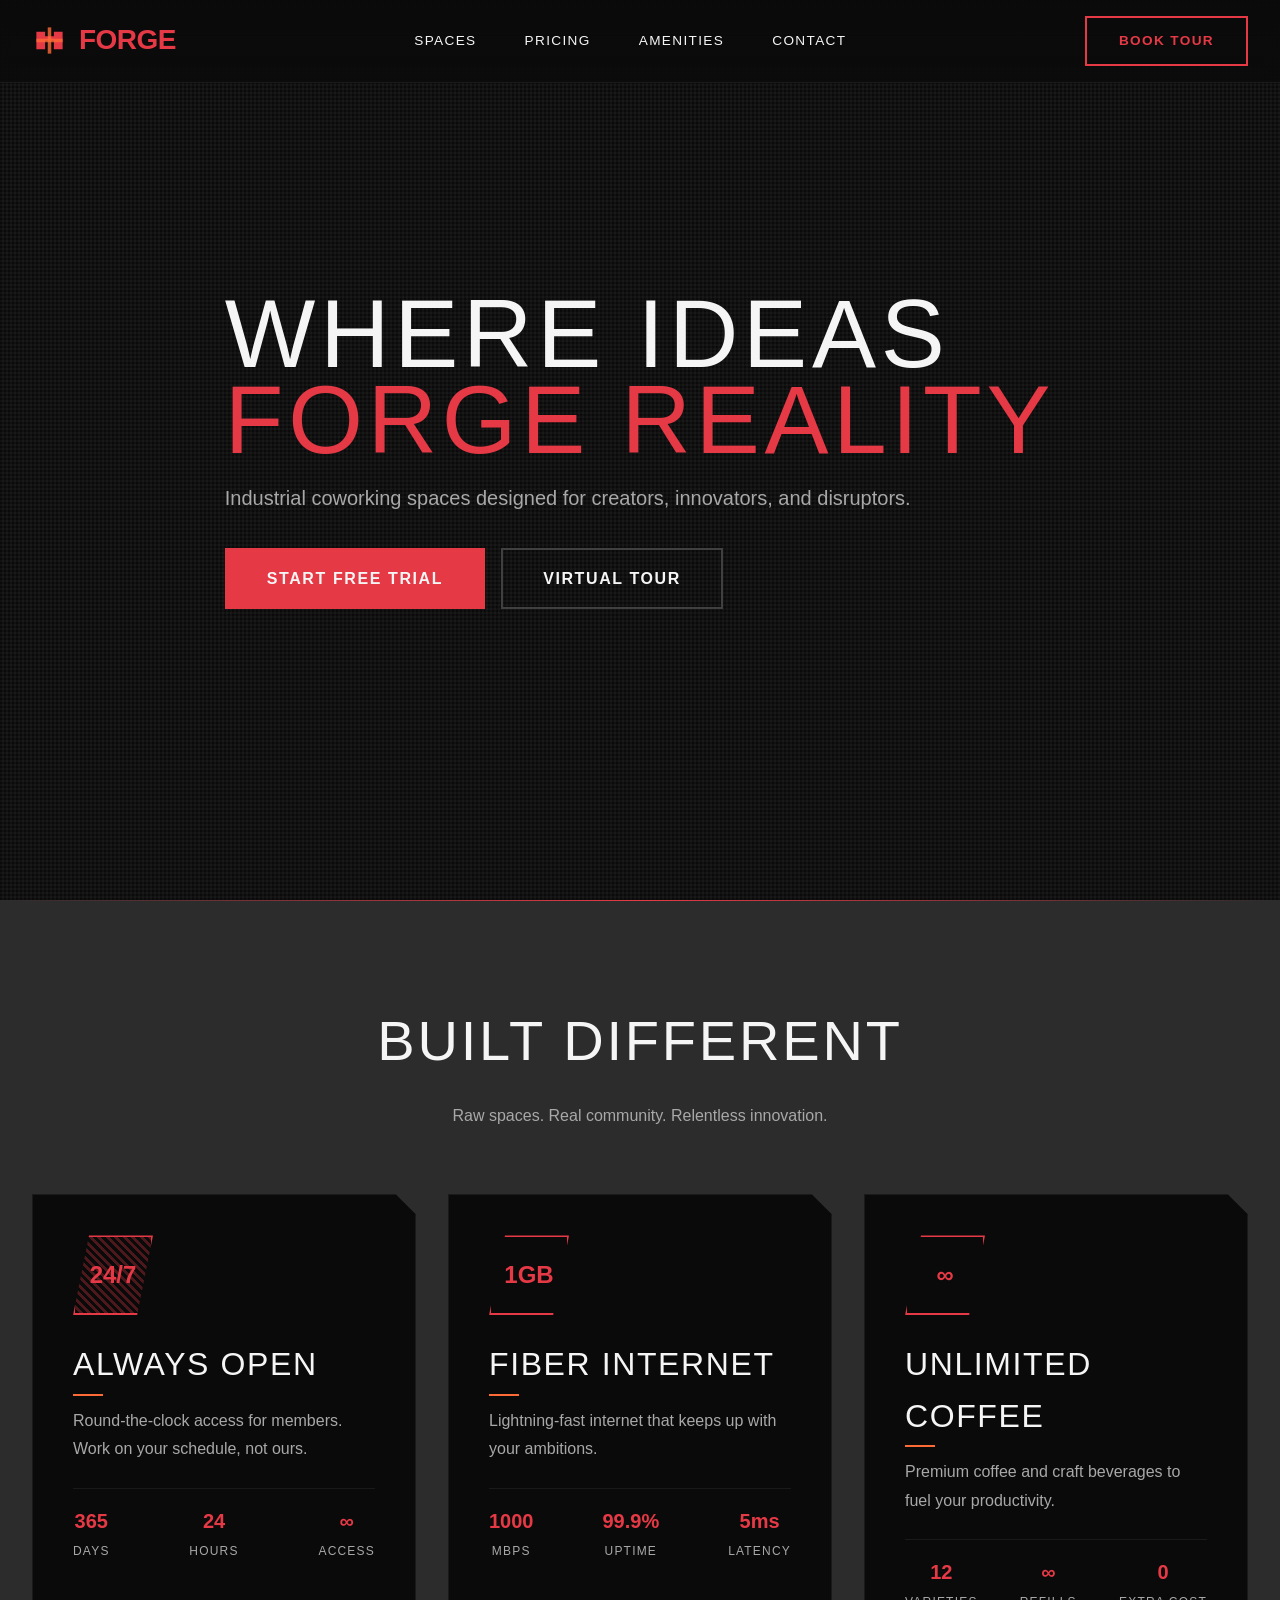
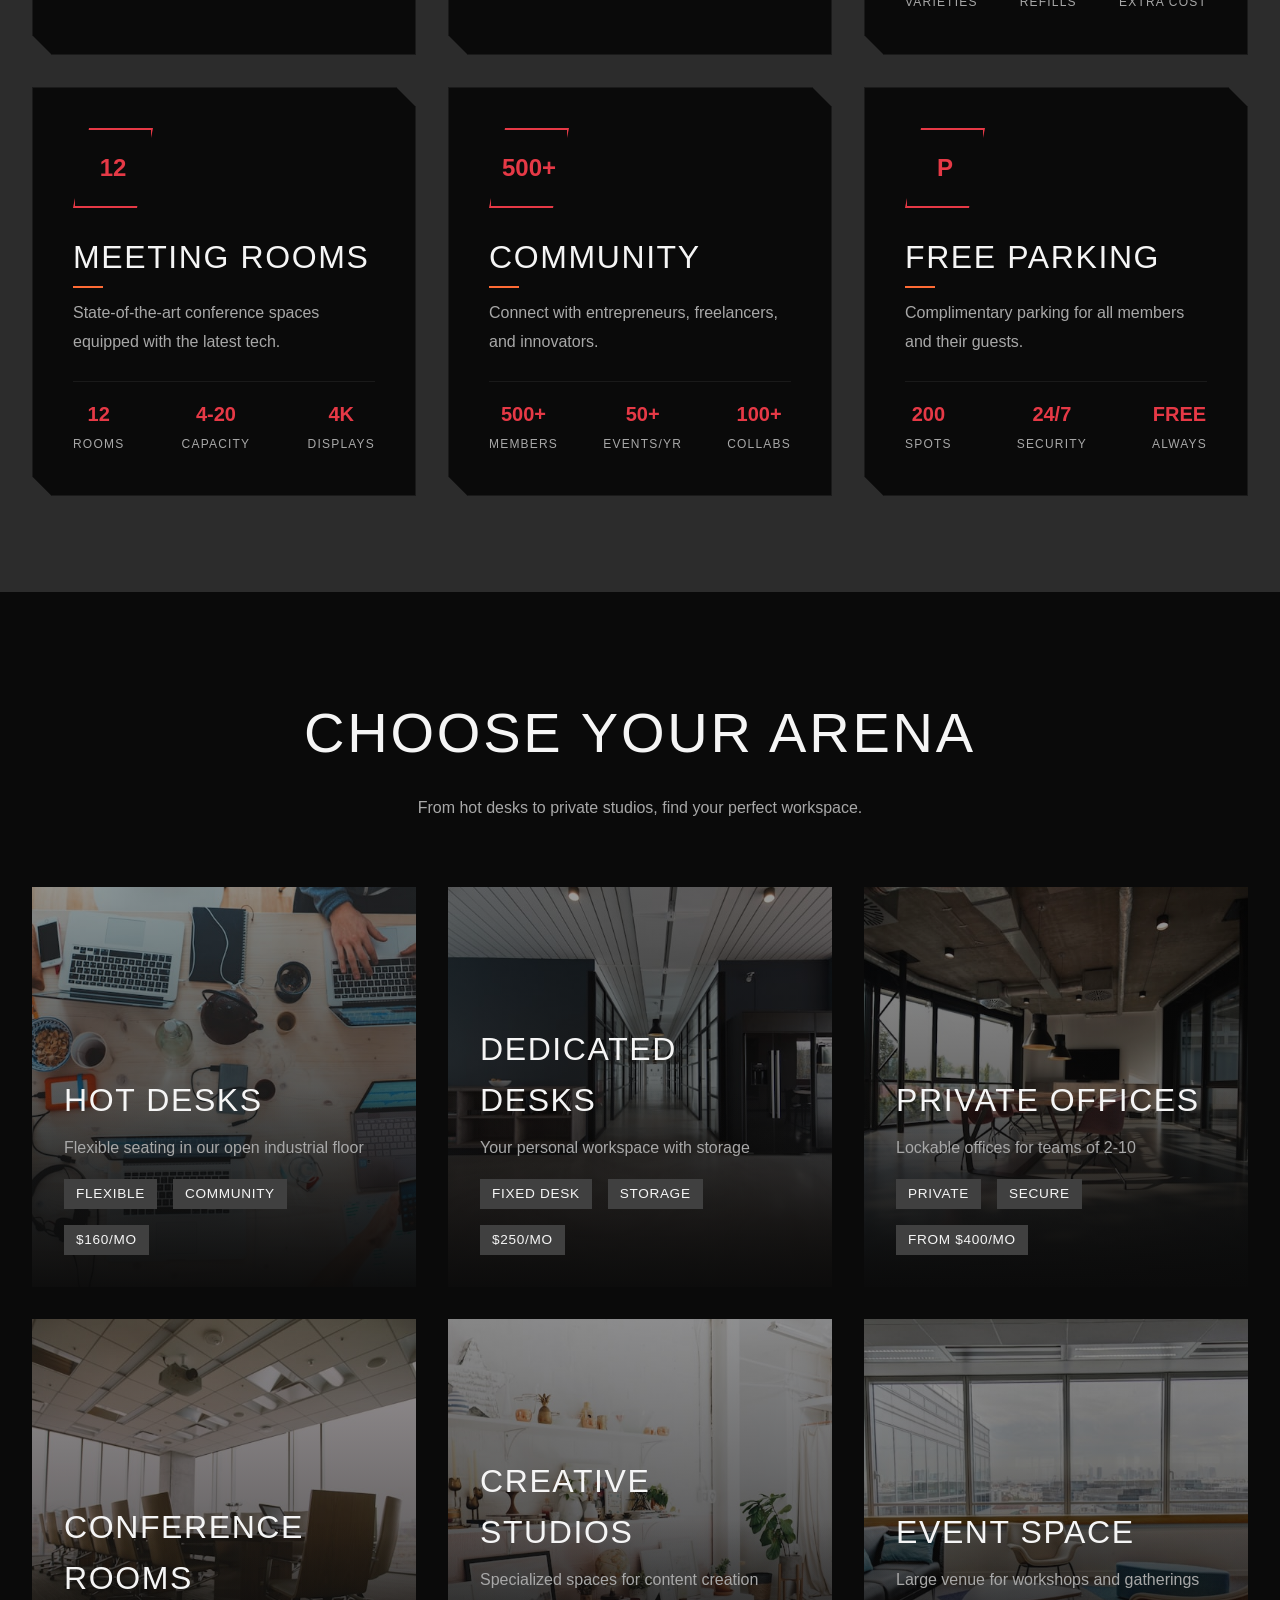
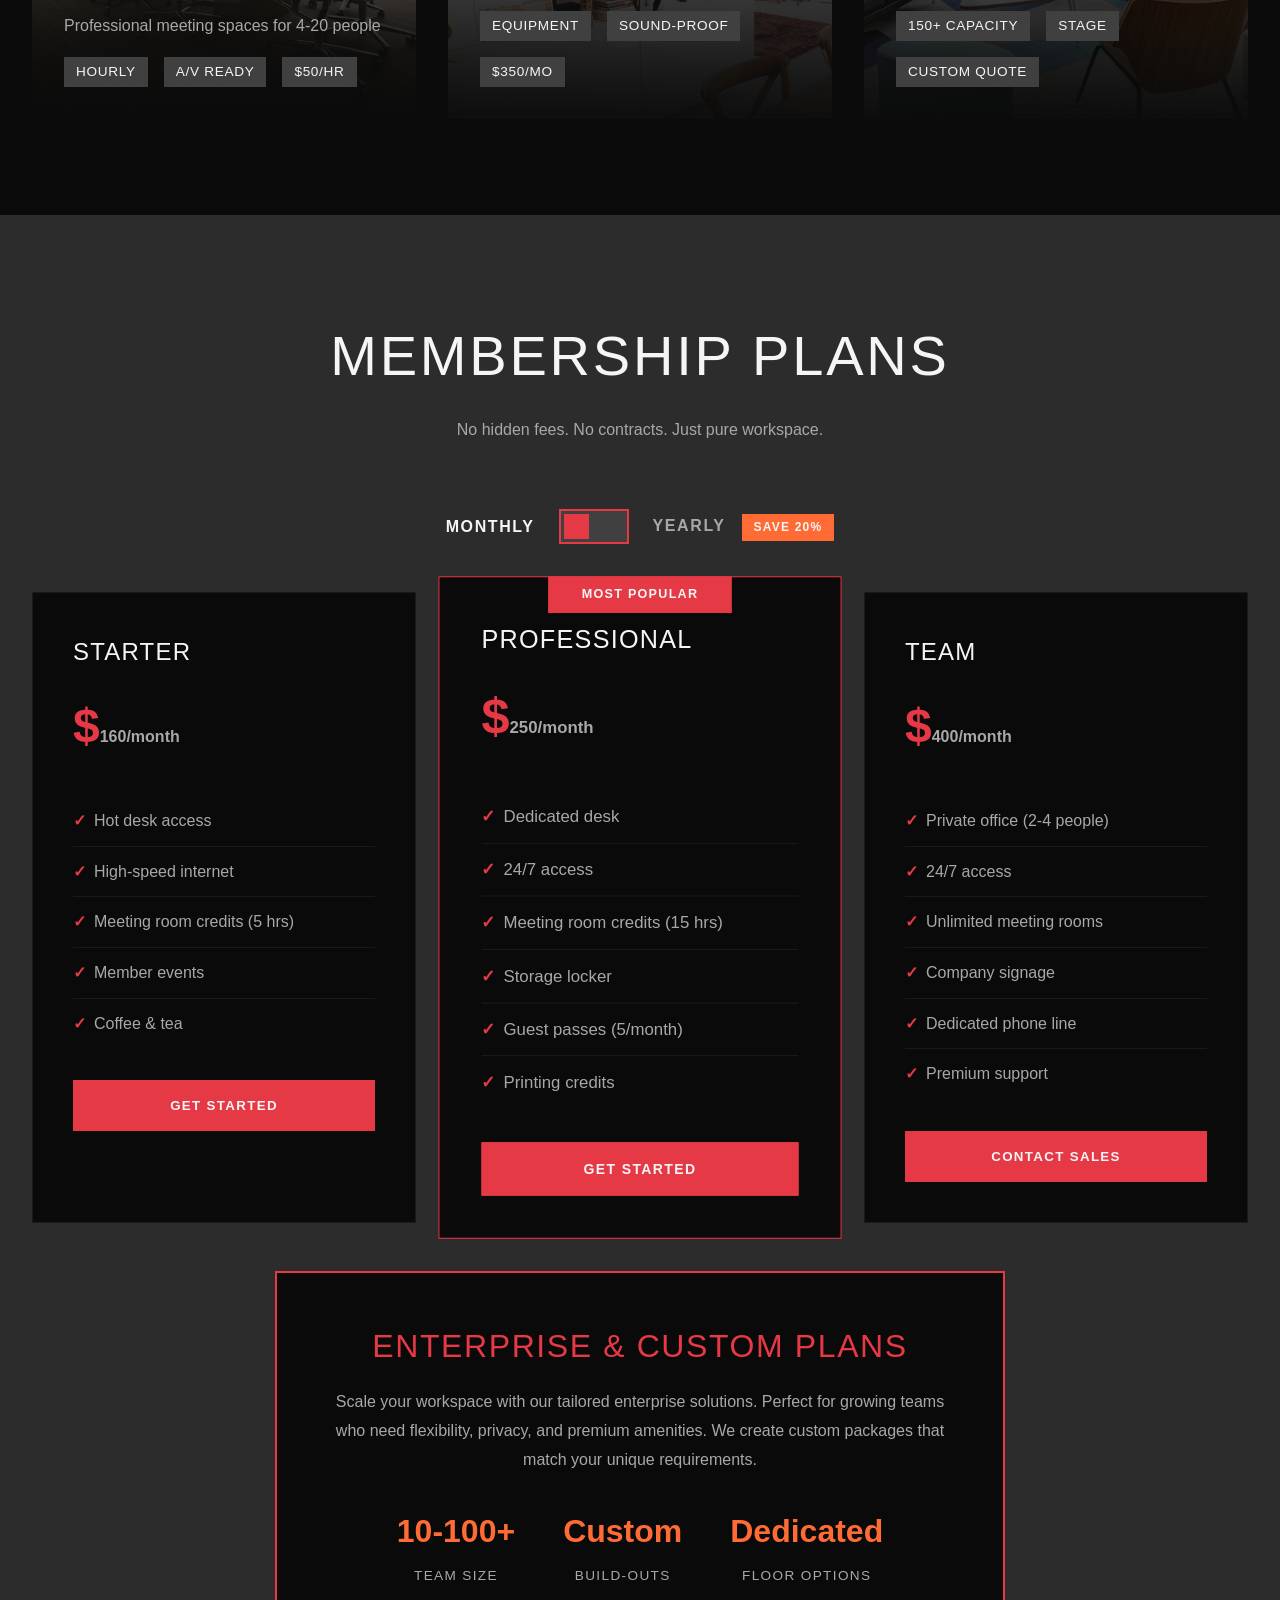
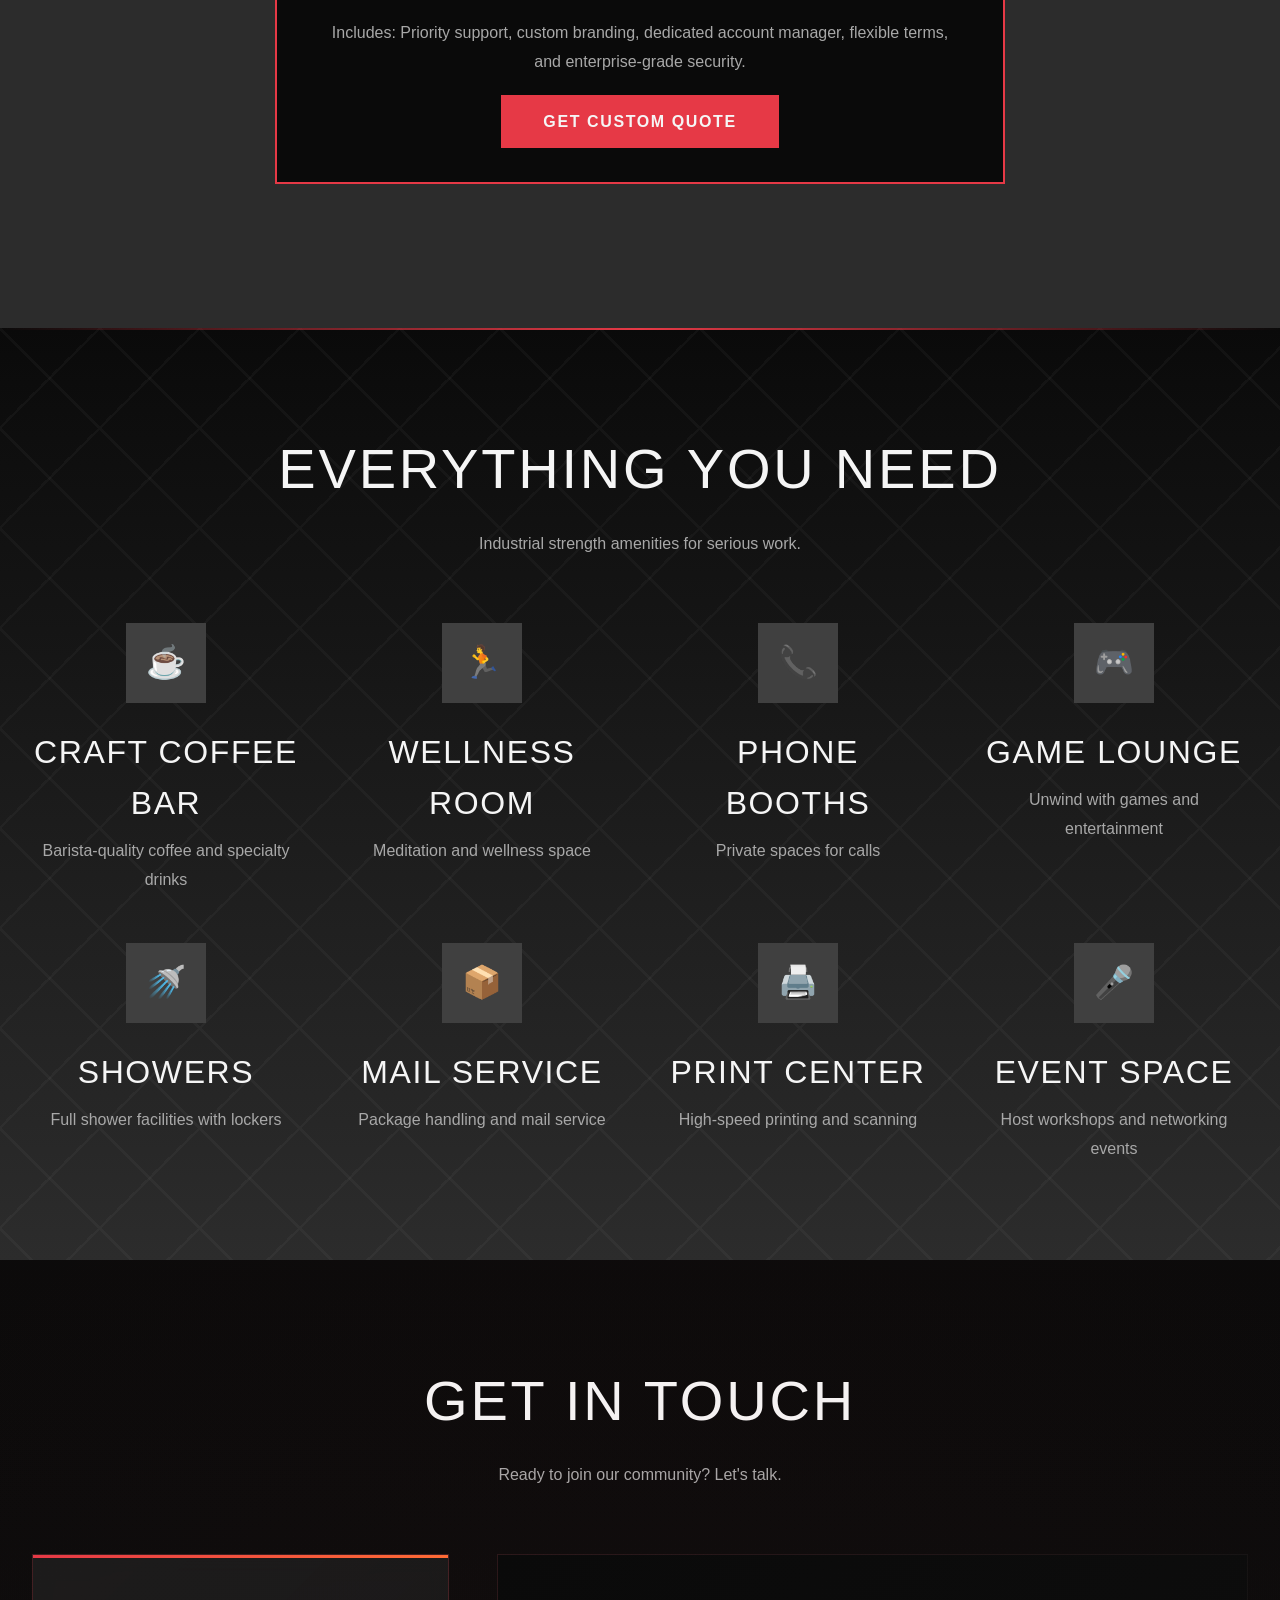
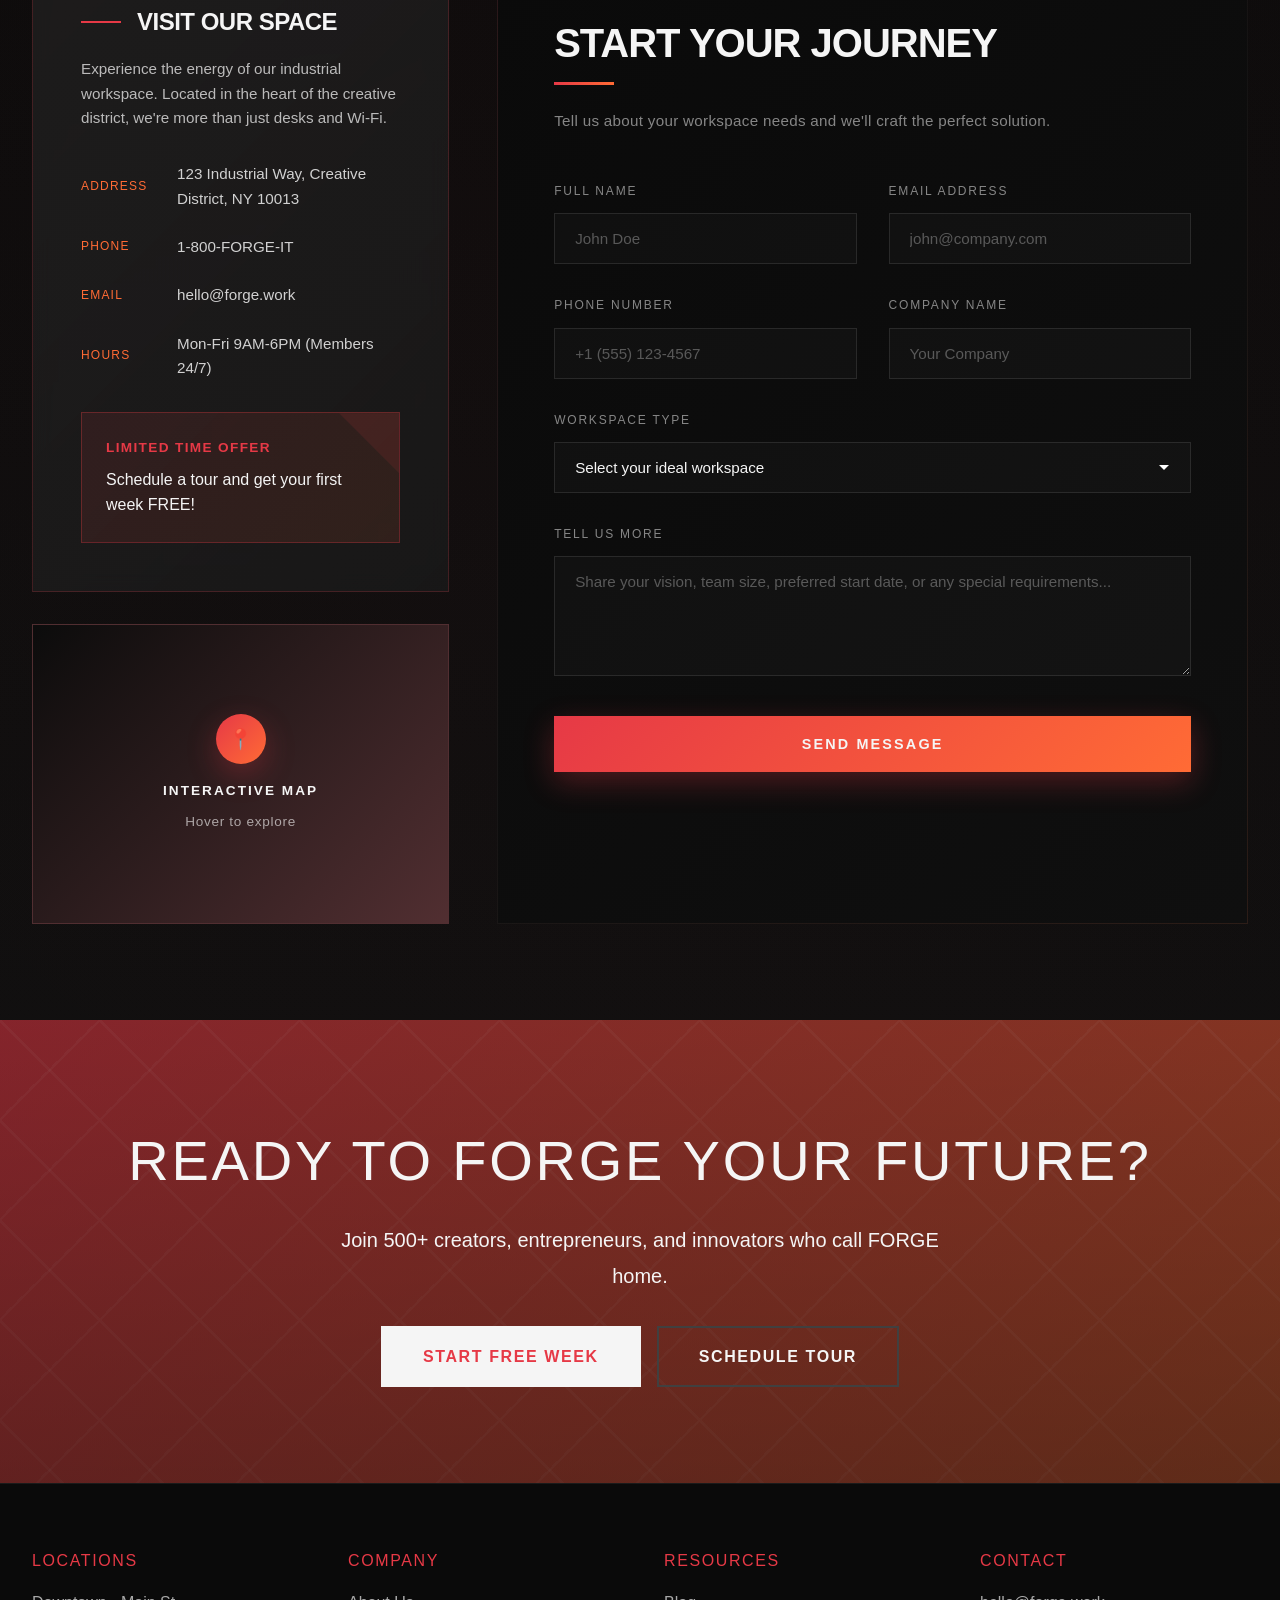
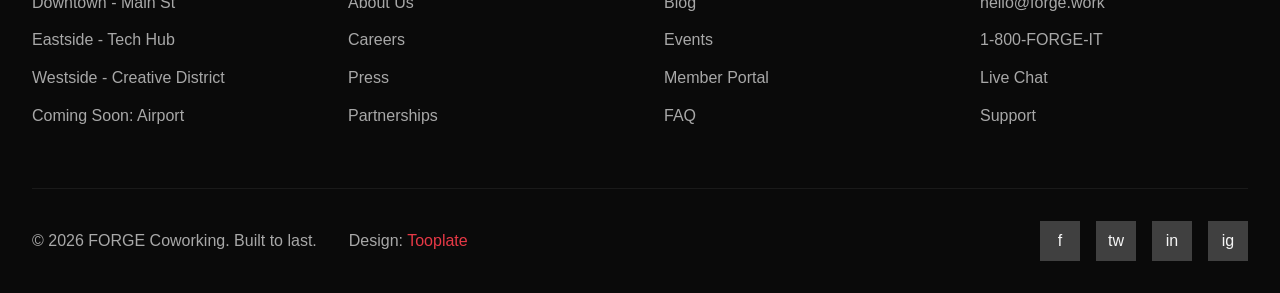
<file: index.html>
<!DOCTYPE html>
<html lang="en">
<head>
    <meta charset="UTF-8">
    <meta name="viewport" content="width=device-width, initial-scale=1.0">
    <title>FORGE - Industrial Coworking Space</title>
	<link rel="stylesheet" href="tooplate-forge-style.css">
    <!--

Tooplate 2158 Forge Reality

https://www.tooplate.com/view/2158-forge-reality

Free HTML CSS Template

-->
</head>
<body id="top">
    <div class="loading-bar"></div>
    
    <!-- Navigation -->
    <nav>
        <div class="nav-container">
            <a href="#top" class="logo">
                <svg viewBox="0 0 40 40" xmlns="http://www.w3.org/2000/svg">
                    <path d="M5 10 L5 30 L15 30 L15 20 L25 20 L25 30 L35 30 L35 10 L25 10 L25 15 L15 15 L15 10 Z" fill="#E63946"/>
                    <rect x="18" y="5" width="4" height="30" fill="#FF6B35" opacity="0.8"/>
                    <rect x="5" y="18" width="30" height="4" fill="#FF6B35" opacity="0.8"/>
                </svg>
                FORGE
            </a>
            <ul class="nav-links">
                <li><a href="#spaces" class="nav-link">Spaces</a></li>
                <li><a href="#pricing" class="nav-link">Pricing</a></li>
                <li><a href="#amenities" class="nav-link">Amenities</a></li>
                <li><a href="#contact" class="nav-link">Contact</a></li>
            </ul>
            <a href="#contact" class="book-tour-btn">Book Tour</a>
            <div class="menu-toggle">
                <span></span>
                <span></span>
                <span></span>
            </div>
        </div>
    </nav>

    <!-- Hero Section -->
    <section class="hero">
        <div class="hero-backgrounds">
            <div class="hero-bg"></div>
            <div class="hero-bg"></div>
            <div class="hero-bg"></div>
        </div>
        <div class="container">
            <div class="hero-content">
                <h1>Where Ideas<br><span>Forge Reality</span></h1>
                <p class="hero-subtitle">Industrial coworking spaces designed for creators, innovators, and disruptors.</p>
                <div class="hero-buttons">
                    <a href="#pricing" class="btn-primary">Start Free Trial</a>
                    <a href="#contact" class="btn-secondary">Virtual Tour</a>
                </div>
            </div>
        </div>
    </section>

    <!-- Features Section -->
    <section class="features">
        <div class="container">
            <div class="section-header">
                <h2>Built Different</h2>
                <p>Raw spaces. Real community. Relentless innovation.</p>
            </div>
            <div class="features-grid">
                <div class="feature-card">
                    <div class="feature-icon icon-24-7">24/7</div>
                    <h3>Always Open</h3>
                    <p>Round-the-clock access for members. Work on your schedule, not ours.</p>
                    <div class="feature-stats">
                        <div class="stat-item">
                            <span class="stat-number">365</span>
                            <span class="stat-label">Days</span>
                        </div>
                        <div class="stat-item">
                            <span class="stat-number">24</span>
                            <span class="stat-label">Hours</span>
                        </div>
                        <div class="stat-item">
                            <span class="stat-number">∞</span>
                            <span class="stat-label">Access</span>
                        </div>
                    </div>
                </div>
                <div class="feature-card">
                    <div class="feature-icon">1GB</div>
                    <h3>Fiber Internet</h3>
                    <p>Lightning-fast internet that keeps up with your ambitions.</p>
                    <div class="feature-stats">
                        <div class="stat-item">
                            <span class="stat-number">1000</span>
                            <span class="stat-label">Mbps</span>
                        </div>
                        <div class="stat-item">
                            <span class="stat-number">99.9%</span>
                            <span class="stat-label">Uptime</span>
                        </div>
                        <div class="stat-item">
                            <span class="stat-number">5ms</span>
                            <span class="stat-label">Latency</span>
                        </div>
                    </div>
                </div>
                <div class="feature-card">
                    <div class="feature-icon">∞</div>
                    <h3>Unlimited Coffee</h3>
                    <p>Premium coffee and craft beverages to fuel your productivity.</p>
                    <div class="feature-stats">
                        <div class="stat-item">
                            <span class="stat-number">12</span>
                            <span class="stat-label">Varieties</span>
                        </div>
                        <div class="stat-item">
                            <span class="stat-number">∞</span>
                            <span class="stat-label">Refills</span>
                        </div>
                        <div class="stat-item">
                            <span class="stat-number">0</span>
                            <span class="stat-label">Extra Cost</span>
                        </div>
                    </div>
                </div>
                <div class="feature-card">
                    <div class="feature-icon">12</div>
                    <h3>Meeting Rooms</h3>
                    <p>State-of-the-art conference spaces equipped with the latest tech.</p>
                    <div class="feature-stats">
                        <div class="stat-item">
                            <span class="stat-number">12</span>
                            <span class="stat-label">Rooms</span>
                        </div>
                        <div class="stat-item">
                            <span class="stat-number">4-20</span>
                            <span class="stat-label">Capacity</span>
                        </div>
                        <div class="stat-item">
                            <span class="stat-number">4K</span>
                            <span class="stat-label">Displays</span>
                        </div>
                    </div>
                </div>
                <div class="feature-card">
                    <div class="feature-icon">500+</div>
                    <h3>Community</h3>
                    <p>Connect with entrepreneurs, freelancers, and innovators.</p>
                    <div class="feature-stats">
                        <div class="stat-item">
                            <span class="stat-number">500+</span>
                            <span class="stat-label">Members</span>
                        </div>
                        <div class="stat-item">
                            <span class="stat-number">50+</span>
                            <span class="stat-label">Events/yr</span>
                        </div>
                        <div class="stat-item">
                            <span class="stat-number">100+</span>
                            <span class="stat-label">Collabs</span>
                        </div>
                    </div>
                </div>
                <div class="feature-card">
                    <div class="feature-icon">P</div>
                    <h3>Free Parking</h3>
                    <p>Complimentary parking for all members and their guests.</p>
                    <div class="feature-stats">
                        <div class="stat-item">
                            <span class="stat-number">200</span>
                            <span class="stat-label">Spots</span>
                        </div>
                        <div class="stat-item">
                            <span class="stat-number">24/7</span>
                            <span class="stat-label">Security</span>
                        </div>
                        <div class="stat-item">
                            <span class="stat-number">FREE</span>
                            <span class="stat-label">Always</span>
                        </div>
                    </div>
                </div>
            </div>
        </div>
    </section>

    <!-- Spaces Section -->
    <section class="spaces" id="spaces">
        <div class="container">
            <div class="section-header">
                <h2>Choose Your Arena</h2>
                <p>From hot desks to private studios, find your perfect workspace.</p>
            </div>
            <div class="spaces-grid">
                <div class="space-card">
                    <div class="space-thumbnail"></div>
                    <div class="space-info">
                        <h3>Hot Desks</h3>
                        <p>Flexible seating in our open industrial floor</p>
                        <div class="space-features">
                            <span class="space-feature-tag">Flexible</span>
                            <span class="space-feature-tag">Community</span>
                            <span class="space-feature-tag">$160/mo</span>
                        </div>
                    </div>
                </div>
                <div class="space-card">
                    <div class="space-thumbnail"></div>
                    <div class="space-info">
                        <h3>Dedicated Desks</h3>
                        <p>Your personal workspace with storage</p>
                        <div class="space-features">
                            <span class="space-feature-tag">Fixed Desk</span>
                            <span class="space-feature-tag">Storage</span>
                            <span class="space-feature-tag">$250/mo</span>
                        </div>
                    </div>
                </div>
                <div class="space-card">
                    <div class="space-thumbnail"></div>
                    <div class="space-info">
                        <h3>Private Offices</h3>
                        <p>Lockable offices for teams of 2-10</p>
                        <div class="space-features">
                            <span class="space-feature-tag">Private</span>
                            <span class="space-feature-tag">Secure</span>
                            <span class="space-feature-tag">From $400/mo</span>
                        </div>
                    </div>
                </div>
                <div class="space-card">
                    <div class="space-thumbnail"></div>
                    <div class="space-info">
                        <h3>Conference Rooms</h3>
                        <p>Professional meeting spaces for 4-20 people</p>
                        <div class="space-features">
                            <span class="space-feature-tag">Hourly</span>
                            <span class="space-feature-tag">A/V Ready</span>
                            <span class="space-feature-tag">$50/hr</span>
                        </div>
                    </div>
                </div>
                <div class="space-card">
                    <div class="space-thumbnail"></div>
                    <div class="space-info">
                        <h3>Creative Studios</h3>
                        <p>Specialized spaces for content creation</p>
                        <div class="space-features">
                            <span class="space-feature-tag">Equipment</span>
                            <span class="space-feature-tag">Sound-proof</span>
                            <span class="space-feature-tag">$350/mo</span>
                        </div>
                    </div>
                </div>
                <div class="space-card">
                    <div class="space-thumbnail"></div>
                    <div class="space-info">
                        <h3>Event Space</h3>
                        <p>Large venue for workshops and gatherings</p>
                        <div class="space-features">
                            <span class="space-feature-tag">150+ Capacity</span>
                            <span class="space-feature-tag">Stage</span>
                            <span class="space-feature-tag">Custom Quote</span>
                        </div>
                    </div>
                </div>
            </div>
        </div>
    </section>

    <!-- Pricing Section -->
    <section class="pricing" id="pricing">
        <div class="container">
            <div class="section-header">
                <h2>Membership Plans</h2>
                <p>No hidden fees. No contracts. Just pure workspace.</p>
            </div>
            <div class="pricing-toggle">
                <span class="pricing-toggle-label active" id="monthly-label">Monthly</span>
                <div class="toggle-switch" id="pricing-toggle"></div>
                <span class="pricing-toggle-label" id="yearly-label">Yearly<span class="pricing-badge">Save 20%</span></span>
            </div>
            <div class="pricing-grid">
                <div class="pricing-card">
                    <h3 class="plan-name">Starter</h3>
                    <div class="plan-price">$<span class="price-amount" data-monthly="160" data-yearly="1632">160</span><span class="price-period">/month</span></div>
                    <ul class="plan-features">
                        <li>Hot desk access</li>
                        <li>High-speed internet</li>
                        <li>Meeting room credits (5 hrs)</li>
                        <li>Member events</li>
                        <li>Coffee & tea</li>
                    </ul>
                    <button class="btn-primary" style="width: 100%; text-align: center;">Get Started</button>
                </div>
                <div class="pricing-card featured">
                    <h3 class="plan-name">Professional</h3>
                    <div class="plan-price">$<span class="price-amount" data-monthly="250" data-yearly="2550">250</span><span class="price-period">/month</span></div>
                    <ul class="plan-features">
                        <li>Dedicated desk</li>
                        <li>24/7 access</li>
                        <li>Meeting room credits (15 hrs)</li>
                        <li>Storage locker</li>
                        <li>Guest passes (5/month)</li>
                        <li>Printing credits</li>
                    </ul>
                    <button class="btn-primary" style="width: 100%; text-align: center;">Get Started</button>
                </div>
                <div class="pricing-card">
                    <h3 class="plan-name">Team</h3>
                    <div class="plan-price">$<span class="price-amount" data-monthly="400" data-yearly="4080">400</span><span class="price-period">/month</span></div>
                    <ul class="plan-features">
                        <li>Private office (2-4 people)</li>
                        <li>24/7 access</li>
                        <li>Unlimited meeting rooms</li>
                        <li>Company signage</li>
                        <li>Dedicated phone line</li>
                        <li>Premium support</li>
                    </ul>
                    <button class="btn-primary" style="width: 100%; text-align: center;">Contact Sales</button>
                </div>
            </div>
            <div class="special-pricing">
                <h3>Enterprise & Custom Plans</h3>
                <p>Scale your workspace with our tailored enterprise solutions. Perfect for growing teams who need flexibility, privacy, and premium amenities. We create custom packages that match your unique requirements.</p>
                <div class="special-features">
                    <div class="special-feature">
                        <span class="special-feature-number">10-100+</span>
                        <span class="special-feature-label">Team Size</span>
                    </div>
                    <div class="special-feature">
                        <span class="special-feature-number">Custom</span>
                        <span class="special-feature-label">Build-Outs</span>
                    </div>
                    <div class="special-feature">
                        <span class="special-feature-number">Dedicated</span>
                        <span class="special-feature-label">Floor Options</span>
                    </div>
                </div>
                <p>Includes: Priority support, custom branding, dedicated account manager, flexible terms, and enterprise-grade security.</p>
                <a href="#contact" class="btn-primary">Get Custom Quote</a>
            </div>
        </div>
    </section>

    <!-- Amenities Section -->
    <section class="amenities" id="amenities">
        <div class="container">
            <div class="section-header">
                <h2>Everything You Need</h2>
                <p>Industrial strength amenities for serious work.</p>
            </div>
            <div class="amenities-grid">
                <div class="amenity-item">
                    <div class="amenity-icon">☕</div>
                    <h3>Craft Coffee Bar</h3>
                    <p>Barista-quality coffee and specialty drinks</p>
                </div>
                <div class="amenity-item">
                    <div class="amenity-icon">🏃</div>
                    <h3>Wellness Room</h3>
                    <p>Meditation and wellness space</p>
                </div>
                <div class="amenity-item">
                    <div class="amenity-icon">📞</div>
                    <h3>Phone Booths</h3>
                    <p>Private spaces for calls</p>
                </div>
                <div class="amenity-item">
                    <div class="amenity-icon">🎮</div>
                    <h3>Game Lounge</h3>
                    <p>Unwind with games and entertainment</p>
                </div>
                <div class="amenity-item">
                    <div class="amenity-icon">🚿</div>
                    <h3>Showers</h3>
                    <p>Full shower facilities with lockers</p>
                </div>
                <div class="amenity-item">
                    <div class="amenity-icon">📦</div>
                    <h3>Mail Service</h3>
                    <p>Package handling and mail service</p>
                </div>
                <div class="amenity-item">
                    <div class="amenity-icon">🖨️</div>
                    <h3>Print Center</h3>
                    <p>High-speed printing and scanning</p>
                </div>
                <div class="amenity-item">
                    <div class="amenity-icon">🎤</div>
                    <h3>Event Space</h3>
                    <p>Host workshops and networking events</p>
                </div>
            </div>
        </div>
    </section>

    <!-- Contact Section -->
    <section class="contact" id="contact">
        <div class="container">
            <div class="section-header">
                <h2>Get In Touch</h2>
                <p>Ready to join our community? Let's talk.</p>
            </div>
            <div class="contact-grid">
                <div class="contact-left">
                    <div class="contact-info">
                        <h3>Visit Our Space</h3>
                        <p>Experience the energy of our industrial workspace. Located in the heart of the creative district, we're more than just desks and Wi-Fi.</p>
                        <ul class="contact-details">
                            <li>
                                <strong>Address</strong>
                                <span>123 Industrial Way, Creative District, NY 10013</span>
                            </li>
                            <li>
                                <strong>Phone</strong>
                                <span>1-800-FORGE-IT</span>
                            </li>
                            <li>
                                <strong>Email</strong>
                                <span>hello@forge.work</span>
                            </li>
                            <li>
                                <strong>Hours</strong>
                                <span>Mon-Fri 9AM-6PM (Members 24/7)</span>
                            </li>
                        </ul>
                        <div class="contact-offer">
                            <strong>LIMITED TIME OFFER</strong>
                            <p>Schedule a tour and get your first week FREE!</p>
                        </div>
                    </div>
                    <div class="contact-map">
                        <iframe 
                            src="https://www.google.com/maps/embed?pb=!1m18!1m12!1m3!1d3024.3652287879687!2d-74.00594368459395!3d40.71005597933047!2m3!1f0!2f0!3f0!3m2!1i1024!2i768!4f13.1!3m3!1m2!1s0x89c25a316636d887%3A0xcc93b1a9f6b0d5c8!2sIndustrial%20District%2C%20New%20York%2C%20NY%2010013!5e0!3m2!1sen!2sus!4v1647890123456!5m2!1sen!2sus"
                            width="100%" 
                            height="100%" 
                            style="border:0;" 
                            allowfullscreen="" 
                            loading="lazy">
                        </iframe>
                        <div class="map-overlay">
                            <div class="map-content">
                                <div class="map-icon">📍</div>
                                <h4>Interactive Map</h4>
                                <p>Hover to explore</p>
                            </div>
                        </div>
                    </div>
                </div>
                <div class="contact-form-wrapper">
                    <form class="contact-form">
                        <div class="form-header">
                            <h3>Start Your Journey</h3>
                            <p>Tell us about your workspace needs and we'll craft the perfect solution.</p>
                        </div>
                        <div class="form-row">
                            <div class="form-group">
                                <label for="name">Full Name</label>
                                <input type="text" id="name" name="name" placeholder="John Doe" required>
                            </div>
                            <div class="form-group">
                                <label for="email">Email Address</label>
                                <input type="email" id="email" name="email" placeholder="john@company.com" required>
                            </div>
                        </div>
                        <div class="form-row">
                            <div class="form-group">
                                <label for="phone">Phone Number</label>
                                <input type="tel" id="phone" name="phone" placeholder="+1 (555) 123-4567">
                            </div>
                            <div class="form-group">
                                <label for="company">Company Name</label>
                                <input type="text" id="company" name="company" placeholder="Your Company">
                            </div>
                        </div>
                        <div class="form-group full-width">
                            <label for="interest">Workspace Type</label>
                            <select id="interest" name="interest">
                                <option value="">Select your ideal workspace</option>
                                <option>Hot Desk - Flexible Daily</option>
                                <option>Dedicated Desk - Your Own Space</option>
                                <option>Private Office - 2-4 People</option>
                                <option>Team Suite - 5-10 People</option>
                                <option>Enterprise Floor - 10+ People</option>
                                <option>Event Space - One-time Booking</option>
                            </select>
                        </div>
                        <div class="form-group full-width">
                            <label for="message">Tell Us More</label>
                            <textarea id="message" name="message" placeholder="Share your vision, team size, preferred start date, or any special requirements..."></textarea>
                        </div>
                        <button type="submit" class="form-submit"><span>Send Message</span></button>
                    </form>
                </div>
            </div>
        </div>
    </section>

    <!-- CTA Section -->
    <section class="cta">
        <div class="container">
            <div class="cta-content">
                <h2>Ready to Forge Your Future?</h2>
                <p>Join 500+ creators, entrepreneurs, and innovators who call FORGE home.</p>
                <div class="cta-buttons">
                    <a href="#pricing" class="btn-primary">Start Free Week</a>
                    <a href="#contact" class="btn-secondary">Schedule Tour</a>
                </div>
            </div>
        </div>
    </section>

    <!-- Footer -->
    <footer>
        <div class="container">
            <div class="footer-content">
                <div class="footer-section">
                    <h4>Locations</h4>
                    <ul>
                        <li><a href="#">Downtown - Main St</a></li>
                        <li><a href="#">Eastside - Tech Hub</a></li>
                        <li><a href="#">Westside - Creative District</a></li>
                        <li><a href="#">Coming Soon: Airport</a></li>
                    </ul>
                </div>
                <div class="footer-section">
                    <h4>Company</h4>
                    <ul>
                        <li><a href="#">About Us</a></li>
                        <li><a href="#">Careers</a></li>
                        <li><a href="#">Press</a></li>
                        <li><a href="#">Partnerships</a></li>
                    </ul>
                </div>
                <div class="footer-section">
                    <h4>Resources</h4>
                    <ul>
                        <li><a href="#">Blog</a></li>
                        <li><a href="#">Events</a></li>
                        <li><a href="#">Member Portal</a></li>
                        <li><a href="#">FAQ</a></li>
                    </ul>
                </div>
                <div class="footer-section">
                    <h4>Contact</h4>
                    <ul>
                        <li><a href="#">hello@forge.work</a></li>
                        <li><a href="#">1-800-FORGE-IT</a></li>
                        <li><a href="#">Live Chat</a></li>
                        <li><a href="#">Support</a></li>
                    </ul>
                </div>
            </div>
            <div class="footer-bottom">
                <div class="footer-credits">
                    <p>&copy; 2026 FORGE Coworking. Built to last.</p>
                    <p>Design: <a rel="nofollow" href="https://www.tooplate.com" target="_blank">Tooplate</a></p>
                </div>
                <div class="social-links">
                    <a href="#">f</a>
                    <a href="#">tw</a>
                    <a href="#">in</a>
                    <a href="#">ig</a>
                </div>
            </div>
        </div>
    </footer>
<script src="tooplate-forge-script.js"></script>
</body>
</html>
</file>
<file: tooplate-forge-style.css>
/* CSS Document

Tooplate 2158 Forge Reality

https://www.tooplate.com/view/2158-forge-reality

*/

* {
    margin: 0;
    padding: 0;
    box-sizing: border-box;
}

:root {
    /* Industrial Brutalist Color Palette */
    --black: #0A0A0A;
    --concrete: #2C2C2C;
    --steel: #404040;
    --industrial-red: #E63946;
    --industrial-orange: #FF6B35;
    --light-gray: #A8A8A8;
    --white: #F5F5F5;
    --border: #1A1A1A;
}

/* Typography */
body {
    font-family: 'Inter', -apple-system, BlinkMacSystemFont, sans-serif;
    background-color: var(--black);
    color: var(--white);
    line-height: 1.6;
    overflow-x: hidden;
}

h1, h2, h3, h4, h5, h6 {
    font-family: 'Bebas Neue', 'Impact', sans-serif;
    font-weight: 400;
    letter-spacing: 0.05em;
    text-transform: uppercase;
}

h1 { font-size: clamp(3rem, 8vw, 6rem); }
h2 { font-size: clamp(2rem, 5vw, 3.5rem); }
h3 { font-size: clamp(1.5rem, 3vw, 2rem); }

p {
    font-size: 1rem;
    line-height: 1.8;
    color: var(--light-gray);
}

.container {
    max-width: 1400px;
    margin: 0 auto;
    padding: 0 2rem;
}

/* Navigation */
nav {
    position: fixed;
    top: 0;
    width: 100%;
    background: linear-gradient(180deg, rgba(10,10,10,0.95) 0%, rgba(10,10,10,0.8) 100%);
    backdrop-filter: blur(10px);
    border-bottom: 1px solid var(--border);
    z-index: 1000;
    transition: all 0.3s ease;
}

.nav-container {
    display: flex;
    justify-content: space-between;
    align-items: center;
    padding: 1rem 2rem;
    max-width: 1400px;
    margin: 0 auto;
}

.logo {
    display: flex;
    align-items: center;
    gap: 0.75rem;
    font-size: 1.75rem;
    font-weight: 900;
    color: var(--industrial-red);
    text-decoration: none;
    letter-spacing: -0.02em;
    transition: all 0.3s ease;
    cursor: pointer;
}

.logo svg {
    width: 35px;
    height: 35px;
}

.logo:hover {
    color: var(--industrial-orange);
    transform: translateY(-2px);
}

.logo:hover svg path {
    fill: var(--industrial-orange);
}

.nav-links {
    display: flex;
    list-style: none;
    gap: 0;
}

/* Mobile Navigation Styles */
@media (max-width: 768px) {
    .nav-links {
        display: none;
        position: fixed;
        top: 70px;
        left: 0;
        right: 0;
        background: var(--black);
        flex-direction: column;
        padding: 2rem 0;
        border-bottom: 2px solid var(--industrial-red);
        z-index: 999;
    }

    .nav-links.active {
        display: flex;
    }

    .nav-links a {
        padding: 1rem 2rem;
        border-bottom: 1px solid var(--border);
    }

    .nav-links a:hover {
        background: var(--industrial-red);
    }

    .menu-toggle.active span:nth-child(1) {
        transform: rotate(45deg) translate(5px, 5px);
    }

    .menu-toggle.active span:nth-child(2) {
        opacity: 0;
    }

    .menu-toggle.active span:nth-child(3) {
        transform: rotate(-45deg) translate(7px, -6px);
    }
}

.nav-links li {
    position: relative;
}

.nav-links a {
    color: var(--white);
    text-decoration: none;
    font-weight: 500;
    text-transform: uppercase;
    font-size: 0.85rem;
    letter-spacing: 0.1em;
    padding: 0.75rem 1.5rem;
    display: block;
    transition: all 0.3s ease;
    position: relative;
}

.nav-links a:hover {
    color: var(--white);
    background: var(--industrial-red);
}

.nav-links a.active {
    background: var(--industrial-red);
    color: var(--white);
}

.book-tour-btn {
    background: transparent;
    color: var(--industrial-red);
    padding: 0.75rem 2rem;
    text-decoration: none;
    font-weight: 600;
    text-transform: uppercase;
    font-size: 0.85rem;
    letter-spacing: 0.1em;
    border: 2px solid var(--industrial-red);
    cursor: pointer;
    transition: all 0.3s ease;
    position: relative;
    overflow: hidden;
}

.book-tour-btn:hover {
    background: var(--industrial-red);
    color: var(--white);
    transform: translateY(-2px);
}

/* Mobile Menu Toggle */
.menu-toggle {
    display: none;
    flex-direction: column;
    gap: 4px;
    cursor: pointer;
}

.menu-toggle span {
    width: 25px;
    height: 2px;
    background: var(--white);
    transition: all 0.3s ease;
}

/* Hero Section with Rotating Backgrounds */
.hero {
    height: 100vh;
    display: flex;
    align-items: center;
    position: relative;
    overflow: hidden;
}

.hero-backgrounds {
    position: absolute;
    top: 0;
    left: 0;
    width: 100%;
    height: 120%; /* Extra height for parallax */
    z-index: 0;
}

.hero-bg {
    position: absolute;
    top: 0;
    left: 0;
    width: 100%;
    height: 100%;
    opacity: 0;
    animation: fadeRotate 9s infinite;
    background-size: cover;
    background-position: center;
    background-attachment: fixed;
    transition: transform 0.5s ease-out;
}

.hero-bg:nth-child(1) {
    background: linear-gradient(rgba(10,10,10,0.7), rgba(44,44,44,0.7)), 
                url('images/toopate-forge-hero-01.jpg');
    background-size: cover;
    background-position: center;
    background-attachment: fixed;
    animation-delay: 0s;
}

.hero-bg:nth-child(2) {
    background: linear-gradient(rgba(10,10,10,0.6), rgba(230,57,70,0.2)), 
                url('images/toopate-forge-hero-02.jpg');
    background-size: cover;
    background-position: center;
    background-attachment: fixed;
    animation-delay: 3s;
}

.hero-bg:nth-child(3) {
    background: linear-gradient(rgba(10,10,10,0.7), rgba(255,107,53,0.2)), 
                url('images/toopate-forge-hero-03.jpg');
    background-size: cover;
    background-position: center;
    background-attachment: fixed;
    animation-delay: 6s;
}

@keyframes fadeRotate {
    0% { 
        opacity: 0;
        transform: scale(1.1);
    }
    5% {
        opacity: 1;
        transform: scale(1);
    }
    33.33% { 
        opacity: 1;
        transform: scale(1);
    }
    38.33% {
        opacity: 0;
        transform: scale(0.95);
    }
    100% { 
        opacity: 0;
        transform: scale(1.1);
    }
}

@keyframes rotateBackground {
    0%, 33.33% { opacity: 1; }
    33.34%, 100% { opacity: 0; }
}

.hero::before {
    content: '';
    position: absolute;
    top: 0;
    left: 0;
    right: 0;
    bottom: 0;
    background-image: 
        repeating-linear-gradient(90deg, transparent, transparent 2px, rgba(255,255,255,0.03) 2px, rgba(255,255,255,0.03) 4px),
        repeating-linear-gradient(0deg, transparent, transparent 2px, rgba(255,255,255,0.03) 2px, rgba(255,255,255,0.03) 4px);
    pointer-events: none;
    z-index: 1;
}

.hero-content {
    position: relative;
    z-index: 2;
}

.hero h1 {
    margin-bottom: 1rem;
    line-height: 0.9;
}

.hero h1 span {
    color: var(--industrial-red);
}

.hero-subtitle {
    font-size: 1.25rem;
    color: var(--light-gray);
    margin-bottom: 2rem;
    text-transform: none;
}

.hero-buttons {
    display: flex;
    gap: 1rem;
    margin-top: 2rem;
}

.btn-primary {
    background: var(--industrial-red);
    color: var(--white);
    padding: 1rem 2.5rem;
    text-decoration: none;
    font-weight: 600;
    text-transform: uppercase;
    letter-spacing: 0.1em;
    transition: all 0.3s ease;
    border: 2px solid var(--industrial-red);
    cursor: pointer;
}

.btn-primary:hover {
    background: transparent;
    transform: translateX(5px);
}

.btn-secondary {
    background: transparent;
    color: var(--white);
    padding: 1rem 2.5rem;
    text-decoration: none;
    font-weight: 600;
    text-transform: uppercase;
    letter-spacing: 0.1em;
    transition: all 0.3s ease;
    border: 2px solid var(--steel);
}

.btn-secondary:hover {
    background: var(--steel);
    border-color: var(--steel);
}

/* Features Section */
.features {
    padding: 6rem 0;
    background: var(--concrete);
    position: relative;
}

.features::before {
    content: '';
    position: absolute;
    top: 0;
    left: 0;
    right: 0;
    height: 1px;
    background: linear-gradient(90deg, transparent, var(--industrial-red), transparent);
}

.section-header {
    text-align: center;
    margin-bottom: 4rem;
}

.section-header h2 {
    margin-bottom: 1rem;
}

.section-header p {
    max-width: 600px;
    margin: 0 auto;
}

.features-grid {
    display: grid;
    grid-template-columns: repeat(auto-fit, minmax(300px, 1fr));
    gap: 2rem;
    margin-top: 3rem;
}

.feature-card {
    background: var(--black);
    padding: 2.5rem;
    border: 1px solid var(--border);
    transition: all 0.3s ease;
    position: relative;
    overflow: hidden;
    clip-path: polygon(0 0, calc(100% - 20px) 0, 100% 20px, 100% 100%, 20px 100%, 0 calc(100% - 20px));
}

.feature-card::before {
    content: '';
    position: absolute;
    top: 0;
    left: 0;
    width: 4px;
    height: 0;
    background: var(--industrial-red);
    transition: height 0.3s ease;
}

.feature-card::after {
    content: '';
    position: absolute;
    top: 0;
    right: 0;
    width: 20px;
    height: 20px;
    background: linear-gradient(135deg, transparent 50%, var(--industrial-red) 50%);
    transition: all 0.3s ease;
    opacity: 0;
}

.feature-card:hover::before {
    height: 100%;
}

.feature-card:hover::after {
    opacity: 1;
}

.feature-card:hover {
    transform: translateY(-5px);
    border-color: var(--industrial-red);
    background: linear-gradient(135deg, var(--black) 0%, rgba(230,57,70,0.05) 100%);
}

.feature-icon {
    width: 80px;
    height: 80px;
    background: transparent;
    border: 2px solid var(--industrial-red);
    margin-bottom: 1.5rem;
    display: flex;
    align-items: center;
    justify-content: center;
    font-size: 1.5rem;
    font-weight: bold;
    color: var(--industrial-red);
    position: relative;
    transition: all 0.3s ease;
    clip-path: polygon(20% 0%, 100% 0%, 80% 100%, 0% 100%);
}

.feature-icon::before {
    content: '';
    position: absolute;
    top: -2px;
    left: -2px;
    right: -2px;
    bottom: -2px;
    background: var(--industrial-red);
    z-index: -1;
    opacity: 0;
    transition: opacity 0.3s ease;
    clip-path: polygon(20% 0%, 100% 0%, 80% 100%, 0% 100%);
}

.feature-card:hover .feature-icon {
    color: var(--white);
    transform: rotate(5deg) scale(1.1);
}

.feature-card:hover .feature-icon::before {
    opacity: 1;
}

.feature-icon.icon-24-7::after {
    content: '';
    position: absolute;
    width: 100%;
    height: 100%;
    top: 0;
    left: 0;
    background: repeating-linear-gradient(
        45deg,
        transparent,
        transparent 3px,
        rgba(230,57,70,0.3) 3px,
        rgba(230,57,70,0.3) 6px
    );
    z-index: -2;
}

.feature-card h3 {
    margin-bottom: 1rem;
    color: var(--white);
    position: relative;
}

.feature-card h3::after {
    content: '';
    position: absolute;
    bottom: -5px;
    left: 0;
    width: 30px;
    height: 2px;
    background: var(--industrial-orange);
    transition: width 0.3s ease;
}

.feature-card:hover h3::after {
    width: 60px;
}

.feature-stats {
    display: flex;
    justify-content: space-between;
    margin-top: 1.5rem;
    padding-top: 1rem;
    border-top: 1px solid var(--border);
}

.stat-item {
    text-align: center;
}

.stat-number {
    display: block;
    font-size: 1.25rem;
    font-weight: bold;
    color: var(--industrial-red);
}

.stat-label {
    font-size: 0.75rem;
    color: var(--light-gray);
    text-transform: uppercase;
    letter-spacing: 0.1em;
}

/* Spaces Section */
.spaces {
    padding: 6rem 0;
    background: var(--black);
}

.spaces-grid {
    display: grid;
    grid-template-columns: repeat(auto-fit, minmax(350px, 1fr));
    gap: 2rem;
    margin-top: 3rem;
}

.space-card {
    position: relative;
    height: 400px;
    background: var(--concrete);
    overflow: hidden;
    cursor: pointer;
    transition: all 0.3s ease;
}

.space-thumbnail {
    position: absolute;
    top: 0;
    left: 0;
    width: 100%;
    height: 100%;
    background-size: cover;
    background-position: center;
    transition: transform 0.3s ease;
}

.space-card:nth-child(1) .space-thumbnail {
    background: linear-gradient(rgba(10,10,10,0.4), rgba(10,10,10,0.8)), 
                url('images/toopate-forge-space-01.jpg');
    background-size: cover;
    background-position: center;
}

.space-card:nth-child(2) .space-thumbnail {
    background: linear-gradient(rgba(10,10,10,0.4), rgba(10,10,10,0.8)), 
                url('images/toopate-forge-space-02.jpg');
    background-size: cover;
    background-position: center;
}

.space-card:nth-child(3) .space-thumbnail {
    background: linear-gradient(rgba(10,10,10,0.4), rgba(10,10,10,0.8)), 
                url('images/toopate-forge-space-03.jpg');
    background-size: cover;
    background-position: center;
}

.space-card:nth-child(4) .space-thumbnail {
    background: linear-gradient(rgba(10,10,10,0.4), rgba(10,10,10,0.8)), 
                url('images/toopate-forge-space-04.jpg');
    background-size: cover;
    background-position: center;
}

.space-card:nth-child(5) .space-thumbnail {
    background: linear-gradient(rgba(10,10,10,0.4), rgba(10,10,10,0.8)), 
                url('images/toopate-forge-space-05.jpg');
    background-size: cover;
    background-position: center;
}

.space-card:nth-child(6) .space-thumbnail {
    background: linear-gradient(rgba(10,10,10,0.4), rgba(10,10,10,0.8)), 
                url('images/toopate-forge-space-06.jpg');
    background-size: cover;
    background-position: center;
}

.space-card::after {
    content: '';
    position: absolute;
    top: 0;
    left: 0;
    right: 0;
    bottom: 0;
    background: linear-gradient(180deg, transparent 50%, rgba(10,10,10,0.9) 100%);
    transition: all 0.3s ease;
}

.space-card:hover .space-thumbnail {
    transform: scale(1.1);
}

.space-card:hover::after {
    background: linear-gradient(180deg, rgba(230,57,70,0.3) 0%, rgba(10,10,10,0.9) 100%);
}

.space-info {
    position: absolute;
    bottom: 2rem;
    left: 2rem;
    right: 2rem;
    z-index: 1;
}

.space-info h3 {
    color: var(--white);
    margin-bottom: 0.5rem;
}

.space-info p {
    color: var(--light-gray);
    margin-bottom: 1rem;
}

.space-features {
    display: flex;
    gap: 1rem;
    flex-wrap: wrap;
}

.space-feature-tag {
    background: var(--steel);
    padding: 0.25rem 0.75rem;
    font-size: 0.85rem;
    text-transform: uppercase;
    letter-spacing: 0.05em;
}

/* Pricing Section */
.pricing {
    padding: 6rem 0;
    background: var(--concrete);
}

/* Pricing Toggle Switch */
.pricing-toggle {
    display: flex;
    align-items: center;
    justify-content: center;
    gap: 1.5rem;
    margin: 2rem 0 3rem;
}

.pricing-toggle-label {
    font-weight: 600;
    text-transform: uppercase;
    letter-spacing: 0.1em;
    color: var(--light-gray);
    transition: color 0.3s ease;
}

.pricing-toggle-label.active {
    color: var(--white);
}

.toggle-switch {
    position: relative;
    width: 70px;
    height: 35px;
    background: var(--steel);
    border: 2px solid var(--industrial-red);
    cursor: pointer;
    transition: all 0.3s ease;
}

.toggle-switch::before {
    content: '';
    position: absolute;
    top: 3px;
    left: 3px;
    width: 25px;
    height: 25px;
    background: var(--industrial-red);
    transition: all 0.3s ease;
}

.toggle-switch.yearly::before {
    transform: translateX(35px);
}

.pricing-badge {
    display: inline-block;
    background: var(--industrial-orange);
    color: var(--white);
    padding: 0.25rem 0.75rem;
    font-size: 0.75rem;
    font-weight: 600;
    text-transform: uppercase;
    letter-spacing: 0.1em;
    margin-left: 1rem;
}

.pricing-grid {
    display: grid;
    grid-template-columns: repeat(auto-fit, minmax(300px, 1fr));
    gap: 2rem;
    margin-top: 3rem;
}

.pricing-card {
    background: var(--black);
    padding: 2.5rem;
    border: 1px solid var(--border);
    position: relative;
    transition: all 0.3s ease;
}

.pricing-card.featured {
    border-color: var(--industrial-red);
    transform: scale(1.05);
}

.pricing-card.featured::before {
    content: 'MOST POPULAR';
    position: absolute;
    top: -1px;
    left: 50%;
    transform: translateX(-50%);
    background: var(--industrial-red);
    padding: 0.5rem 2rem;
    font-size: 0.75rem;
    font-weight: 600;
    letter-spacing: 0.1em;
}

.pricing-card:hover {
    transform: translateY(-10px);
    border-color: var(--industrial-orange);
}

.pricing-card.featured:hover {
    transform: scale(1.05) translateY(-10px);
}

.plan-name {
    font-size: 1.5rem;
    margin-bottom: 1rem;
    color: var(--white);
    text-transform: uppercase;
}

.plan-price {
    font-size: 3rem;
    font-weight: 700;
    color: var(--industrial-red);
    margin-bottom: 0.5rem;
}

.plan-price span {
    font-size: 1rem;
    color: var(--light-gray);
}

.plan-features {
    list-style: none;
    margin: 2rem 0;
}

.plan-features li {
    padding: 0.75rem 0;
    border-bottom: 1px solid var(--border);
    color: var(--light-gray);
}

.plan-features li:last-child {
    border-bottom: none;
}

.plan-features li::before {
    content: '✓';
    color: var(--industrial-red);
    margin-right: 0.5rem;
    font-weight: bold;
}

.special-pricing {
    background: var(--black);
    padding: 3rem;
    margin: 3rem auto;
    border: 2px solid var(--industrial-red);
    text-align: center;
    width: 60%;
    position: relative;
}

.special-pricing::before {
    content: '';
    position: absolute;
    top: -2px;
    left: -2px;
    right: -2px;
    bottom: -2px;
    background: linear-gradient(45deg, var(--industrial-red), var(--industrial-orange), var(--industrial-red));
    z-index: -1;
    opacity: 0.3;
}

.special-pricing h3 {
    color: var(--industrial-red);
    margin-bottom: 1rem;
    font-size: 2rem;
}

.special-pricing p {
    margin-bottom: 2rem;
    line-height: 1.8;
}

.special-features {
    display: flex;
    justify-content: center;
    gap: 3rem;
    margin: 2rem 0;
    flex-wrap: wrap;
}

.special-feature {
    text-align: center;
}

.special-feature-number {
    display: block;
    font-size: 2rem;
    font-weight: bold;
    color: var(--industrial-orange);
    margin-bottom: 0.25rem;
}

.special-feature-label {
    font-size: 0.85rem;
    color: var(--light-gray);
    text-transform: uppercase;
    letter-spacing: 0.1em;
}

@media (max-width: 1200px) {
    .special-pricing {
        width: 80%;
    }
}

@media (max-width: 768px) {
    .special-pricing {
        width: 100%;
    }
}

/* Contact Form Section */
.contact {
    padding: 6rem 0;
    background: linear-gradient(180deg, var(--black) 0%, #0F0F0F 100%);
    position: relative;
    overflow: hidden;
}

.contact::before {
    content: '';
    position: absolute;
    top: -50%;
    left: -50%;
    width: 200%;
    height: 200%;
    background: radial-gradient(circle at center, rgba(230,57,70,0.03) 0%, transparent 70%);
    animation: subtleRotate 30s linear infinite;
}

@keyframes subtleRotate {
    0% { transform: rotate(0deg); }
    100% { transform: rotate(360deg); }
}

.contact-grid {
    display: grid;
    grid-template-columns: 1fr 1.8fr;
    gap: 3rem;
    margin-top: 3rem;
    position: relative;
}

.contact-left {
    display: flex;
    flex-direction: column;
    gap: 2rem;
}

.contact-info {
    background: linear-gradient(135deg, rgba(44,44,44,0.5) 0%, rgba(26,26,26,0.8) 100%);
    backdrop-filter: blur(10px);
    padding: 3rem;
    border: 1px solid rgba(230,57,70,0.2);
    position: relative;
    overflow: hidden;
    transition: all 0.3s ease;
}

.contact-info::before {
    content: '';
    position: absolute;
    top: 0;
    left: 0;
    width: 100%;
    height: 3px;
    background: linear-gradient(90deg, var(--industrial-red), var(--industrial-orange), var(--industrial-red));
    background-size: 200% 100%;
    animation: shimmer 3s linear infinite;
}

@keyframes shimmer {
    0% { background-position: -200% 0; }
    100% { background-position: 200% 0; }
}

.contact-info:hover {
    border-color: rgba(230,57,70,0.4);
    transform: translateY(-2px);
    box-shadow: 0 10px 40px rgba(230,57,70,0.1);
}

.contact-info h3 {
    color: var(--white);
    margin-bottom: 1rem;
    font-size: 1.5rem;
    font-weight: 600;
    letter-spacing: -0.5px;
    display: flex;
    align-items: center;
    gap: 1rem;
}

.contact-info h3::before {
    content: '';
    width: 40px;
    height: 2px;
    background: var(--industrial-red);
}

.contact-info p {
    margin-bottom: 2rem;
    color: rgba(255,255,255,0.7);
    font-size: 0.95rem;
    line-height: 1.6;
}

.contact-details {
    list-style: none;
}

.contact-details li {
    margin-bottom: 1.5rem;
    color: rgba(255,255,255,0.8);
    padding-left: 0;
    display: flex;
    align-items: center;
    gap: 1rem;
    font-size: 0.95rem;
    transition: all 0.2s ease;
}

.contact-details li:hover {
    color: var(--white);
    transform: translateX(5px);
}

.contact-details li strong {
    color: var(--industrial-orange);
    font-weight: 500;
    text-transform: uppercase;
    font-size: 0.75rem;
    letter-spacing: 0.1em;
    min-width: 80px;
}

.contact-offer {
    margin-top: 2rem;
    padding: 1.5rem;
    background: linear-gradient(135deg, rgba(230,57,70,0.1) 0%, rgba(255,107,53,0.1) 100%);
    border: 1px solid rgba(230,57,70,0.3);
    position: relative;
    overflow: hidden;
}

.contact-offer::after {
    content: '';
    position: absolute;
    top: 0;
    right: 0;
    width: 60px;
    height: 60px;
    background: var(--industrial-red);
    clip-path: polygon(0 0, 100% 0, 100% 100%);
    opacity: 0.1;
}

.contact-offer strong {
    color: var(--industrial-red);
    display: block;
    margin-bottom: 0.5rem;
    font-size: 0.85rem;
    letter-spacing: 0.1em;
}

.contact-offer p {
    margin: 0;
    color: var(--white);
    font-size: 1rem;
}

.contact-map {
    background: var(--concrete);
    border: 1px solid rgba(230,57,70,0.2);
    position: relative;
    overflow: hidden;
    height: 300px;
    transition: all 0.3s ease;
}

.contact-map:hover {
    border-color: rgba(230,57,70,0.4);
    box-shadow: 0 10px 40px rgba(230,57,70,0.1);
}

.contact-map iframe {
    position: absolute;
    top: 0;
    left: 0;
    width: 100%;
    height: 100%;
    filter: grayscale(100%) contrast(1.1) opacity(0.7);
    transition: all 0.5s ease;
}

.contact-map:hover iframe {
    filter: grayscale(50%) contrast(1) opacity(1);
}

.map-overlay {
    position: absolute;
    top: 0;
    left: 0;
    right: 0;
    bottom: 0;
    background: linear-gradient(135deg, rgba(10,10,10,0.95) 0%, rgba(230,57,70,0.2) 100%);
    display: flex;
    align-items: center;
    justify-content: center;
    flex-direction: column;
    transition: all 0.5s cubic-bezier(0.4, 0, 0.2, 1);
    cursor: pointer;
}

.map-overlay:hover {
    opacity: 0;
    pointer-events: none;
}

.map-content {
    text-align: center;
    padding: 2rem;
    transform: translateY(0);
    transition: transform 0.3s ease;
}

.map-overlay:hover .map-content {
    transform: translateY(-10px);
}

.map-icon {
    width: 50px;
    height: 50px;
    margin: 0 auto 1rem;
    background: linear-gradient(135deg, var(--industrial-red) 0%, var(--industrial-orange) 100%);
    border-radius: 50%;
    display: flex;
    align-items: center;
    justify-content: center;
    font-size: 1.25rem;
    color: var(--white);
    box-shadow: 0 10px 30px rgba(230,57,70,0.3);
    animation: floatIcon 3s ease-in-out infinite;
}

@keyframes floatIcon {
    0%, 100% { transform: translateY(0); }
    50% { transform: translateY(-10px); }
}

.map-content h4 {
    color: var(--white);
    margin-bottom: 0.5rem;
    text-transform: uppercase;
    letter-spacing: 0.15em;
    font-size: 0.85rem;
    font-weight: 600;
}

.map-content p {
    color: rgba(255,255,255,0.6);
    font-size: 0.85rem;
    letter-spacing: 0.05em;
}

.contact-form-wrapper {
    background: linear-gradient(135deg, rgba(44,44,44,0.3) 0%, rgba(26,26,26,0.5) 100%);
    backdrop-filter: blur(10px);
    padding: 1px;
    position: relative;
    overflow: hidden;
}

.contact-form-wrapper::before {
    content: '';
    position: absolute;
    top: 0;
    left: 0;
    right: 0;
    bottom: 0;
    background: linear-gradient(135deg, rgba(230,57,70,0.2) 0%, transparent 50%, rgba(255,107,53,0.2) 100%);
    opacity: 0.5;
}

.contact-form {
    background: linear-gradient(135deg, #0A0A0A 0%, #0F0F0F 100%);
    padding: 3.5rem;
    position: relative;
    height: 100%;
}

.form-header {
    margin-bottom: 3rem;
    position: relative;
}

.form-header h3 {
    color: var(--white);
    font-size: 2.5rem;
    margin-bottom: 0.5rem;
    font-weight: 700;
    letter-spacing: -1px;
    position: relative;
    display: inline-block;
}

.form-header h3::after {
    content: '';
    position: absolute;
    bottom: -10px;
    left: 0;
    width: 60px;
    height: 3px;
    background: linear-gradient(90deg, var(--industrial-red) 0%, var(--industrial-orange) 100%);
}

.form-header p {
    color: rgba(255,255,255,0.5);
    font-size: 0.95rem;
    margin-top: 1.5rem;
    letter-spacing: 0.3px;
}

.form-row {
    display: grid;
    grid-template-columns: 1fr 1fr;
    gap: 2rem;
}

.form-group {
    margin-bottom: 2rem;
}

.form-group.full-width {
    grid-column: span 2;
}

.form-group label {
    display: block;
    margin-bottom: 0.75rem;
    color: rgba(255,255,255,0.5);
    text-transform: uppercase;
    font-size: 0.75rem;
    letter-spacing: 0.15em;
    font-weight: 500;
}

.form-group input,
.form-group textarea,
.form-group select {
    width: 100%;
    padding: 1rem 1.25rem;
    background: rgba(255,255,255,0.02);
    border: 1px solid rgba(255,255,255,0.1);
    color: var(--white);
    font-size: 0.95rem;
    font-family: 'Inter', -apple-system, BlinkMacSystemFont, sans-serif;
    transition: all 0.3s cubic-bezier(0.4, 0, 0.2, 1);
}

.form-group select {
    cursor: pointer;
    background-image: url("data:image/svg+xml,%3Csvg xmlns='http://www.w3.org/2000/svg' width='12' height='12' viewBox='0 0 12 12'%3E%3Cpath fill='%23ffffff' d='M6 9L1 4h10z'/%3E%3C/svg%3E");
    background-repeat: no-repeat;
    background-position: right 1.25rem center;
    padding-right: 3rem;
    -webkit-appearance: none;
    -moz-appearance: none;
    appearance: none;
}

.form-group select option {
    background: var(--concrete);
    color: var(--white);
    padding: 0.75rem;
}

.form-group select option:hover {
    background: var(--steel);
}

.form-group input:focus,
.form-group textarea:focus,
.form-group select:focus {
    outline: none;
    border-color: rgba(230,57,70,0.5);
    background: rgba(255,255,255,0.05);
    box-shadow: 0 0 0 3px rgba(230,57,70,0.1);
}

.form-group input::placeholder,
.form-group textarea::placeholder {
    color: rgba(255,255,255,0.3);
}

.form-group textarea {
    min-height: 120px;
    resize: vertical;
}

.form-submit {
    background: linear-gradient(135deg, var(--industrial-red) 0%, var(--industrial-orange) 100%);
    color: var(--white);
    padding: 1.25rem 3rem;
    border: none;
    text-transform: uppercase;
    font-weight: 600;
    letter-spacing: 0.15em;
    font-size: 0.9rem;
    cursor: pointer;
    transition: all 0.3s cubic-bezier(0.4, 0, 0.2, 1);
    width: 100%;
    position: relative;
    overflow: hidden;
    box-shadow: 0 10px 30px rgba(230,57,70,0.3);
}

.form-submit::before {
    content: '';
    position: absolute;
    top: 50%;
    left: 50%;
    width: 0;
    height: 0;
    background: rgba(255,255,255,0.2);
    border-radius: 50%;
    transform: translate(-50%, -50%);
    transition: width 0.6s, height 0.6s;
}

.form-submit:hover::before {
    width: 300%;
    height: 300%;
}

.form-submit span {
    position: relative;
    z-index: 1;
}

.form-submit:hover {
    transform: translateY(-2px);
    box-shadow: 0 15px 40px rgba(230,57,70,0.4);
}

@media (max-width: 1024px) {
    .contact-grid {
        grid-template-columns: 1fr;
        gap: 2rem;
    }

    .contact-left {
        order: 2;
    }

    .contact-form-wrapper {
        order: 1;
    }

    .form-row {
        grid-template-columns: 1fr;
    }

    .form-group.full-width {
        grid-column: span 1;
    }
}

/* Amenities Section */
.amenities {
    padding: 6rem 0;
    background: linear-gradient(180deg, var(--black) 0%, var(--concrete) 100%);
    position: relative;
}

.amenities::before {
    content: '';
    position: absolute;
    top: 0;
    left: 0;
    width: 100%;
    height: 100%;
    background-image: 
        linear-gradient(45deg, transparent 49%, rgba(255,255,255,0.03) 49%, rgba(255,255,255,0.03) 51%, transparent 51%),
        linear-gradient(-45deg, transparent 49%, rgba(255,255,255,0.03) 49%, rgba(255,255,255,0.03) 51%, transparent 51%);
    background-size: 100px 100px;
    pointer-events: none;
    z-index: 1;
}

.amenities::after {
    content: '';
    position: absolute;
    top: 0;
    left: 0;
    right: 0;
    height: 2px;
    background: linear-gradient(90deg, transparent, var(--industrial-red), transparent);
    z-index: 2;
}

.amenities .container {
    position: relative;
    z-index: 2;
}

.amenities-grid {
    display: grid;
    grid-template-columns: repeat(auto-fit, minmax(250px, 1fr));
    gap: 3rem;
    margin-top: 3rem;
    position: relative;
    z-index: 2;
}

.amenity-item {
    text-align: center;
}

.amenity-icon {
    width: 80px;
    height: 80px;
    margin: 0 auto 1.5rem;
    background: var(--steel);
    display: flex;
    align-items: center;
    justify-content: center;
    font-size: 2rem;
    font-weight: bold;
    color: var(--industrial-red);
    transition: all 0.3s ease;
}

.amenity-item:hover .amenity-icon {
    background: var(--industrial-red);
    color: var(--white);
    transform: rotate(5deg);
}

.amenity-item h3 {
    margin-bottom: 0.5rem;
    color: var(--white);
}

/* CTA Section */
.cta {
    padding: 6rem 0;
    background: linear-gradient(135deg, rgba(230,57,70,0.8) 0%, rgba(255,107,53,0.7) 100%);
    text-align: center;
    position: relative;
    overflow: hidden;
}

.cta::before {
    content: '';
    position: absolute;
    top: 0;
    left: 0;
    width: 100%;
    height: 100%;
    background-image: 
        linear-gradient(45deg, transparent 49%, rgba(255,255,255,0.05) 49%, rgba(255,255,255,0.05) 51%, transparent 51%),
        linear-gradient(-45deg, transparent 49%, rgba(255,255,255,0.05) 49%, rgba(255,255,255,0.05) 51%, transparent 51%);
    background-size: 100px 100px;
    pointer-events: none;
}

.cta::after {
    content: '';
    position: absolute;
    top: 0;
    left: 0;
    right: 0;
    bottom: 0;
    background: linear-gradient(180deg, rgba(10,10,10,0.3) 0%, rgba(10,10,10,0.5) 100%);
    pointer-events: none;
}

@keyframes slide {
    0% { transform: translateX(0); }
    100% { transform: translateX(50%); }
}

.cta-content {
    position: relative;
    z-index: 1;
}

.cta h2 {
    color: var(--white);
    margin-bottom: 1rem;
}

.cta p {
    color: var(--white);
    font-size: 1.25rem;
    margin-bottom: 2rem;
    max-width: 600px;
    margin-left: auto;
    margin-right: auto;
}

.cta-buttons {
    display: flex;
    gap: 1rem;
    justify-content: center;
}

.cta .btn-primary {
    background: var(--white);
    color: var(--industrial-red);
    border-color: var(--white);
}

.cta .btn-primary:hover {
    background: transparent;
    color: var(--white);
}

/* Footer */
footer {
    background: var(--black);
    border-top: 1px solid var(--border);
    padding: 4rem 0 2rem;
}

.footer-content {
    display: grid;
    grid-template-columns: repeat(auto-fit, minmax(250px, 1fr));
    gap: 3rem;
    margin-bottom: 3rem;
}

.footer-section h4 {
    color: var(--industrial-red);
    margin-bottom: 1rem;
    text-transform: uppercase;
    font-size: 1rem;
    letter-spacing: 0.1em;
}

.footer-section ul {
    list-style: none;
}

.footer-section ul li {
    margin-bottom: 0.75rem;
}

.footer-section ul li a {
    color: var(--light-gray);
    text-decoration: none;
    transition: color 0.3s ease;
}

.footer-section ul li a:hover {
    color: var(--industrial-red);
}

.footer-bottom {
    border-top: 1px solid var(--border);
    padding-top: 2rem;
    display: flex;
    justify-content: space-between;
    align-items: center;
}

.footer-credits {
    display: flex;
    gap: 2rem;
    align-items: center;
}

.footer-credits a {
    color: var(--industrial-red);
    text-decoration: none;
    transition: color 0.3s ease;
}

.footer-credits a:hover {
    color: var(--industrial-orange);
}

.social-links {
    display: flex;
    gap: 1rem;
}

.social-links a {
    width: 40px;
    height: 40px;
    background: var(--steel);
    display: flex;
    align-items: center;
    justify-content: center;
    text-decoration: none;
    color: var(--white);
    transition: all 0.3s ease;
}

.social-links a:hover {
    background: var(--industrial-red);
    transform: translateY(-3px);
}

/* Responsive Design */
@media (max-width: 768px) {
    .book-tour-btn {
        display: none;
    }

    .menu-toggle {
        display: flex;
    }

    .hero h1 {
        font-size: 3rem;
    }

    .hero-buttons {
        flex-direction: column;
    }

    .pricing-card.featured {
        transform: none;
    }

    .footer-bottom {
        flex-direction: column;
        gap: 1rem;
        text-align: center;
    }

    .footer-credits {
        flex-direction: column;
        gap: 1rem;
    }

    .cta-buttons {
        flex-direction: column;
        align-items: center;
    }

    .btn-primary, .btn-secondary {
        width: 100%;
        text-align: center;
    }

    .feature-card {
        clip-path: none;
    }

    .feature-icon {
        clip-path: none;
    }
}

/* Loading Animation */
.loading-bar {
    position: fixed;
    top: 0;
    left: 0;
    width: 100%;
    height: 3px;
    background: var(--industrial-red);
    transform: scaleX(0);
    transform-origin: left;
    animation: loading 2s ease-out forwards;
    z-index: 10000;
}

@keyframes loading {
    to {
        transform: scaleX(1);
    }
}
</file>
